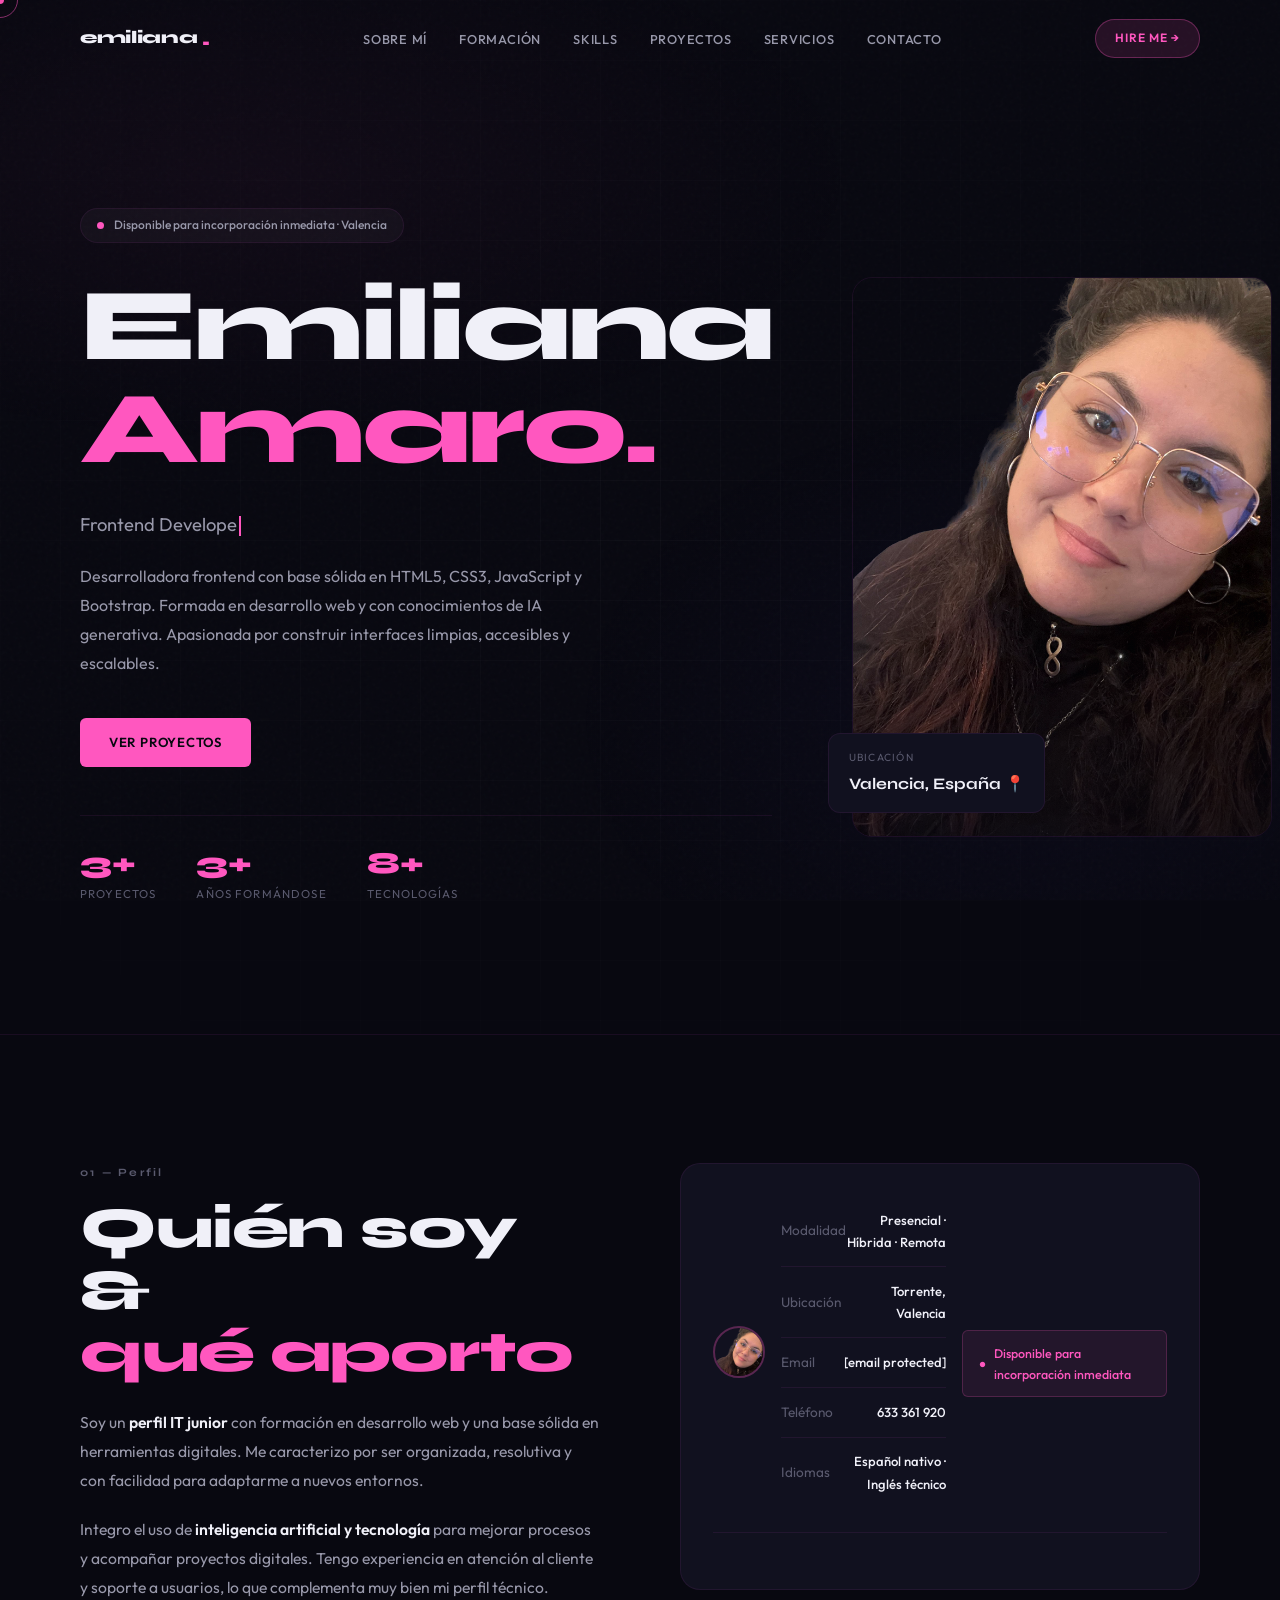
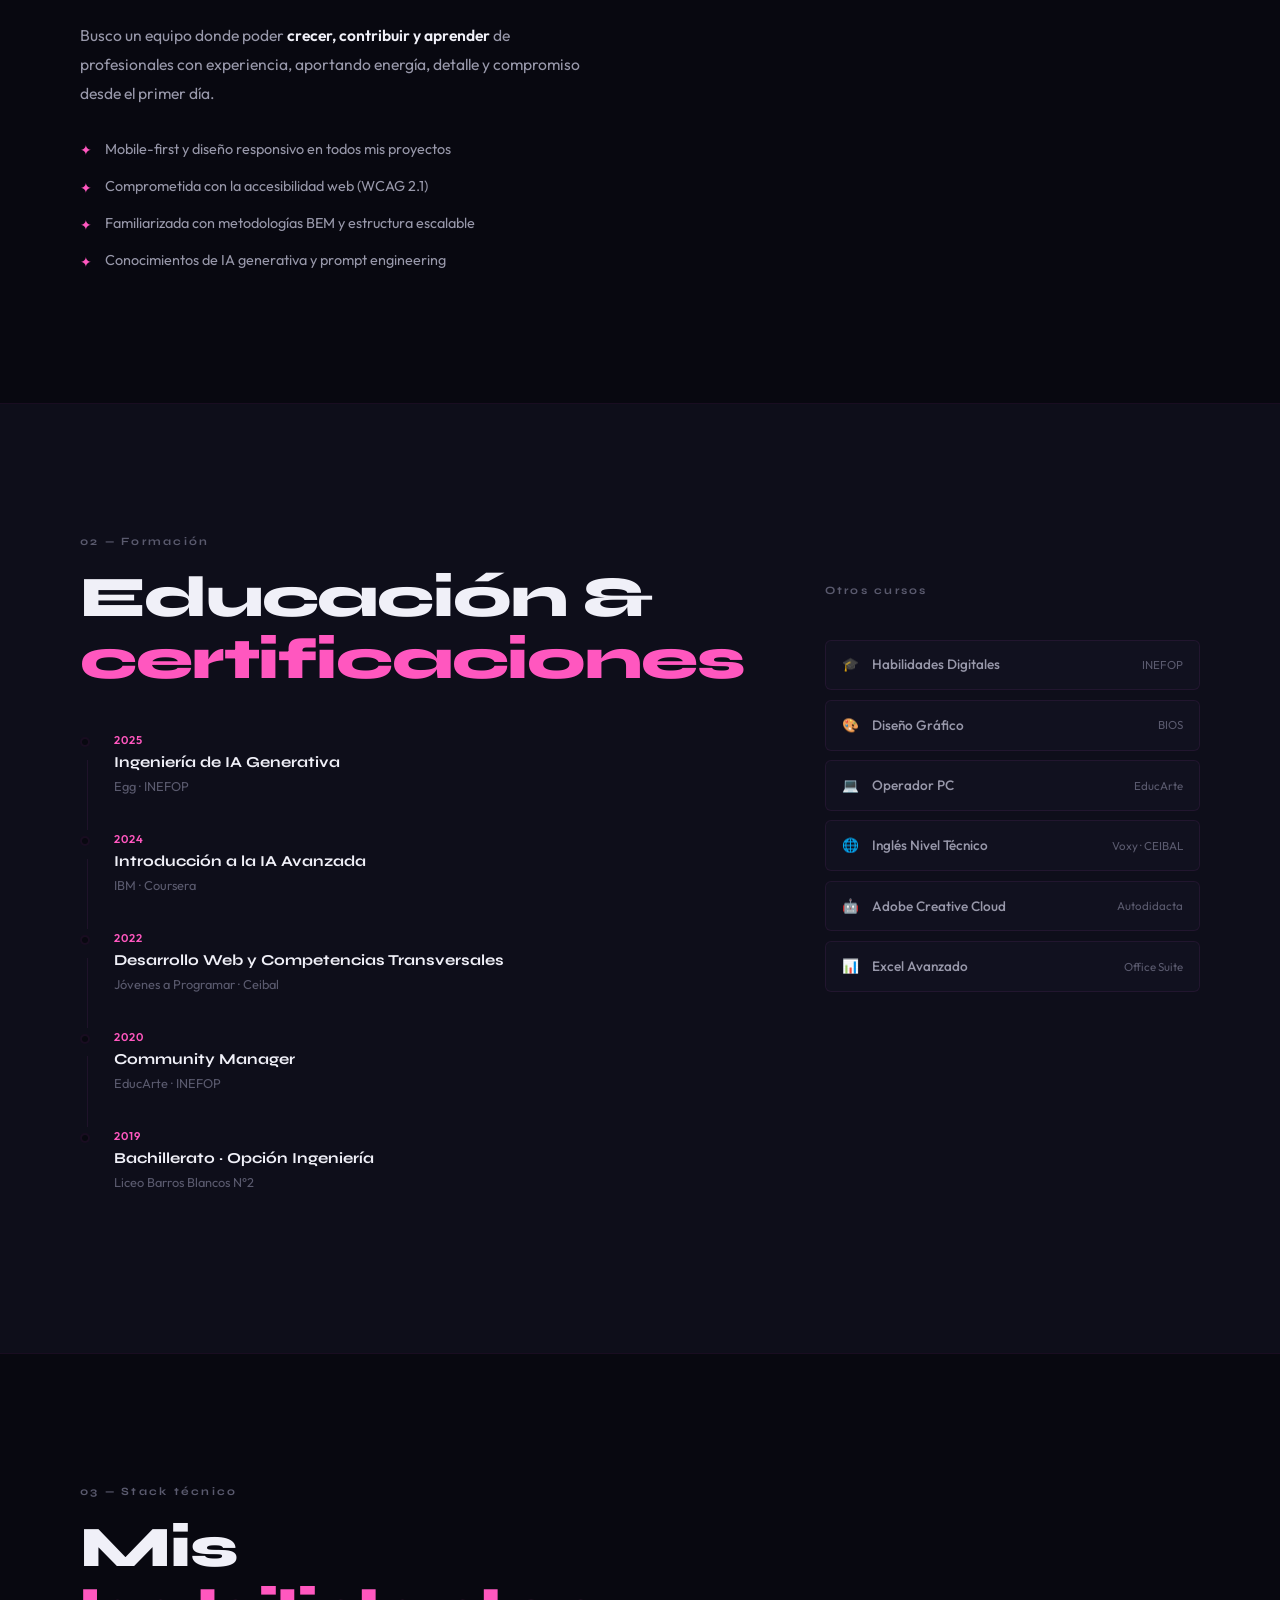
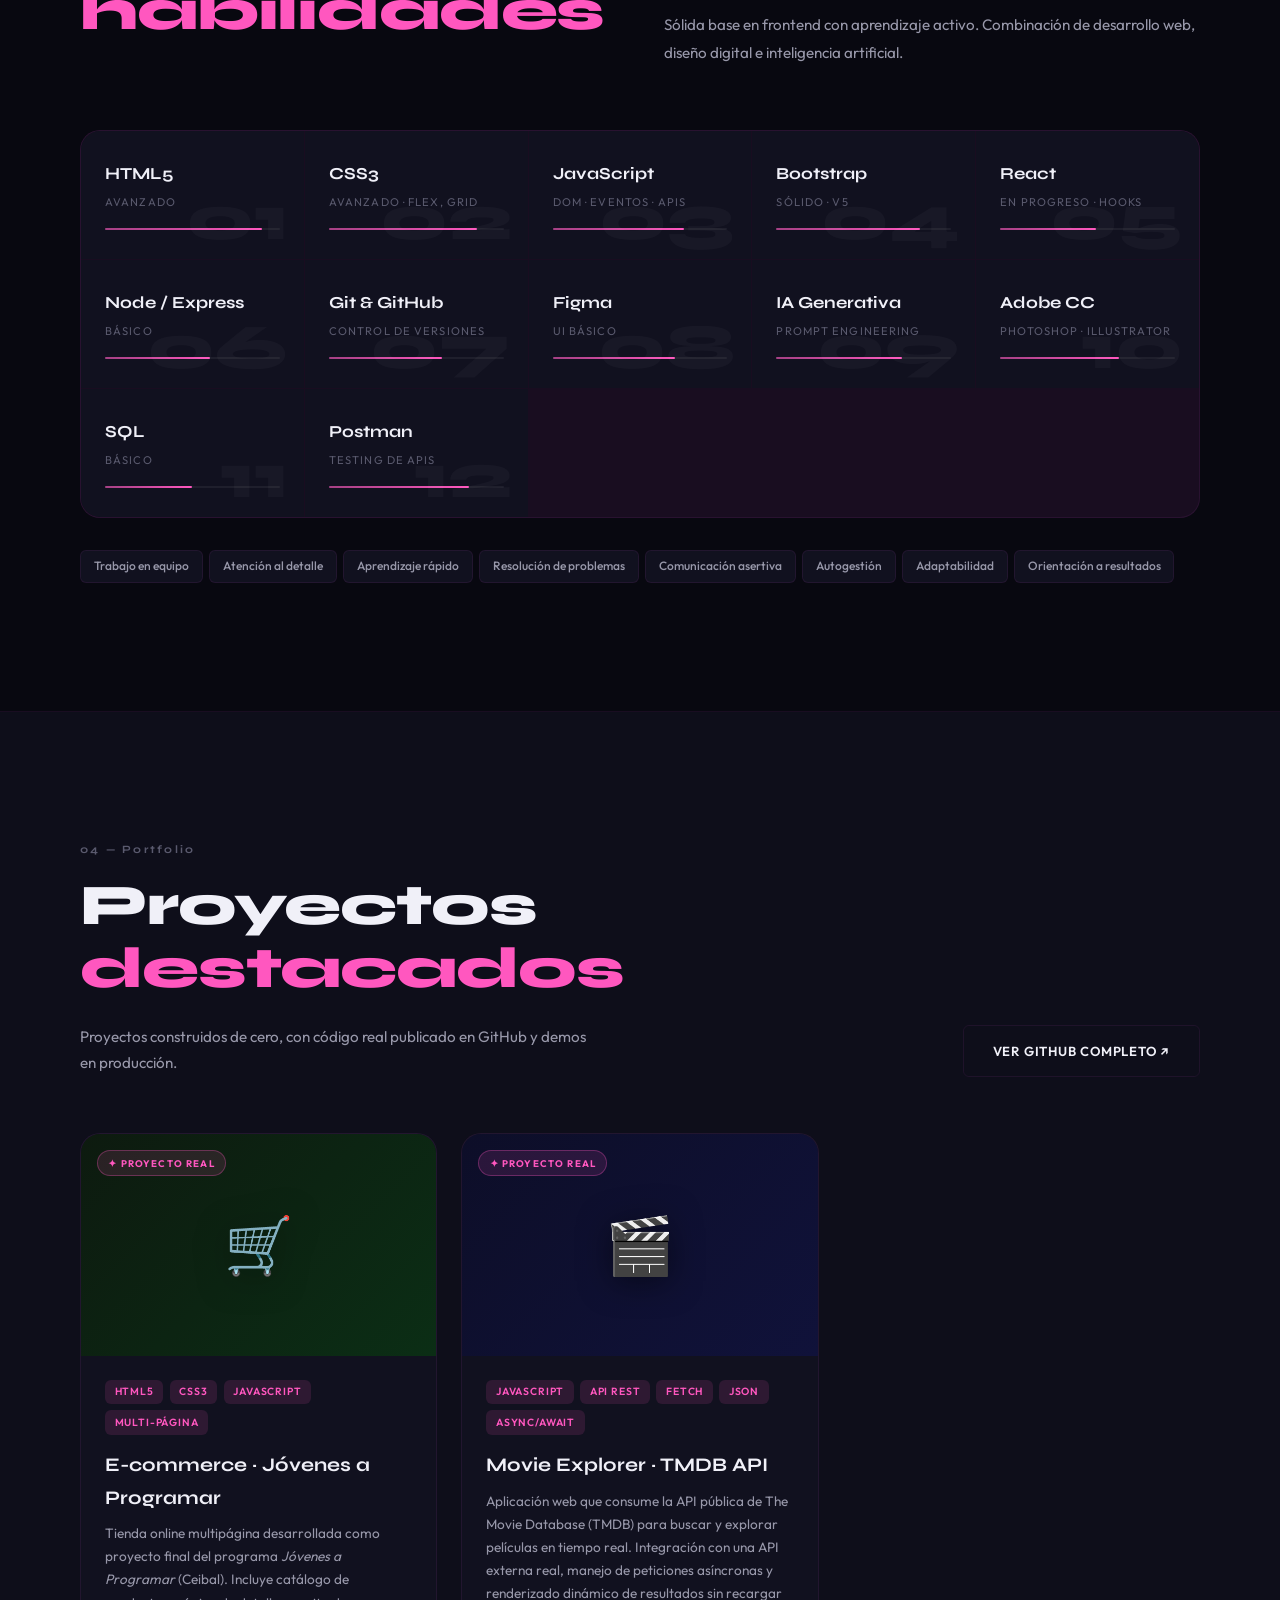
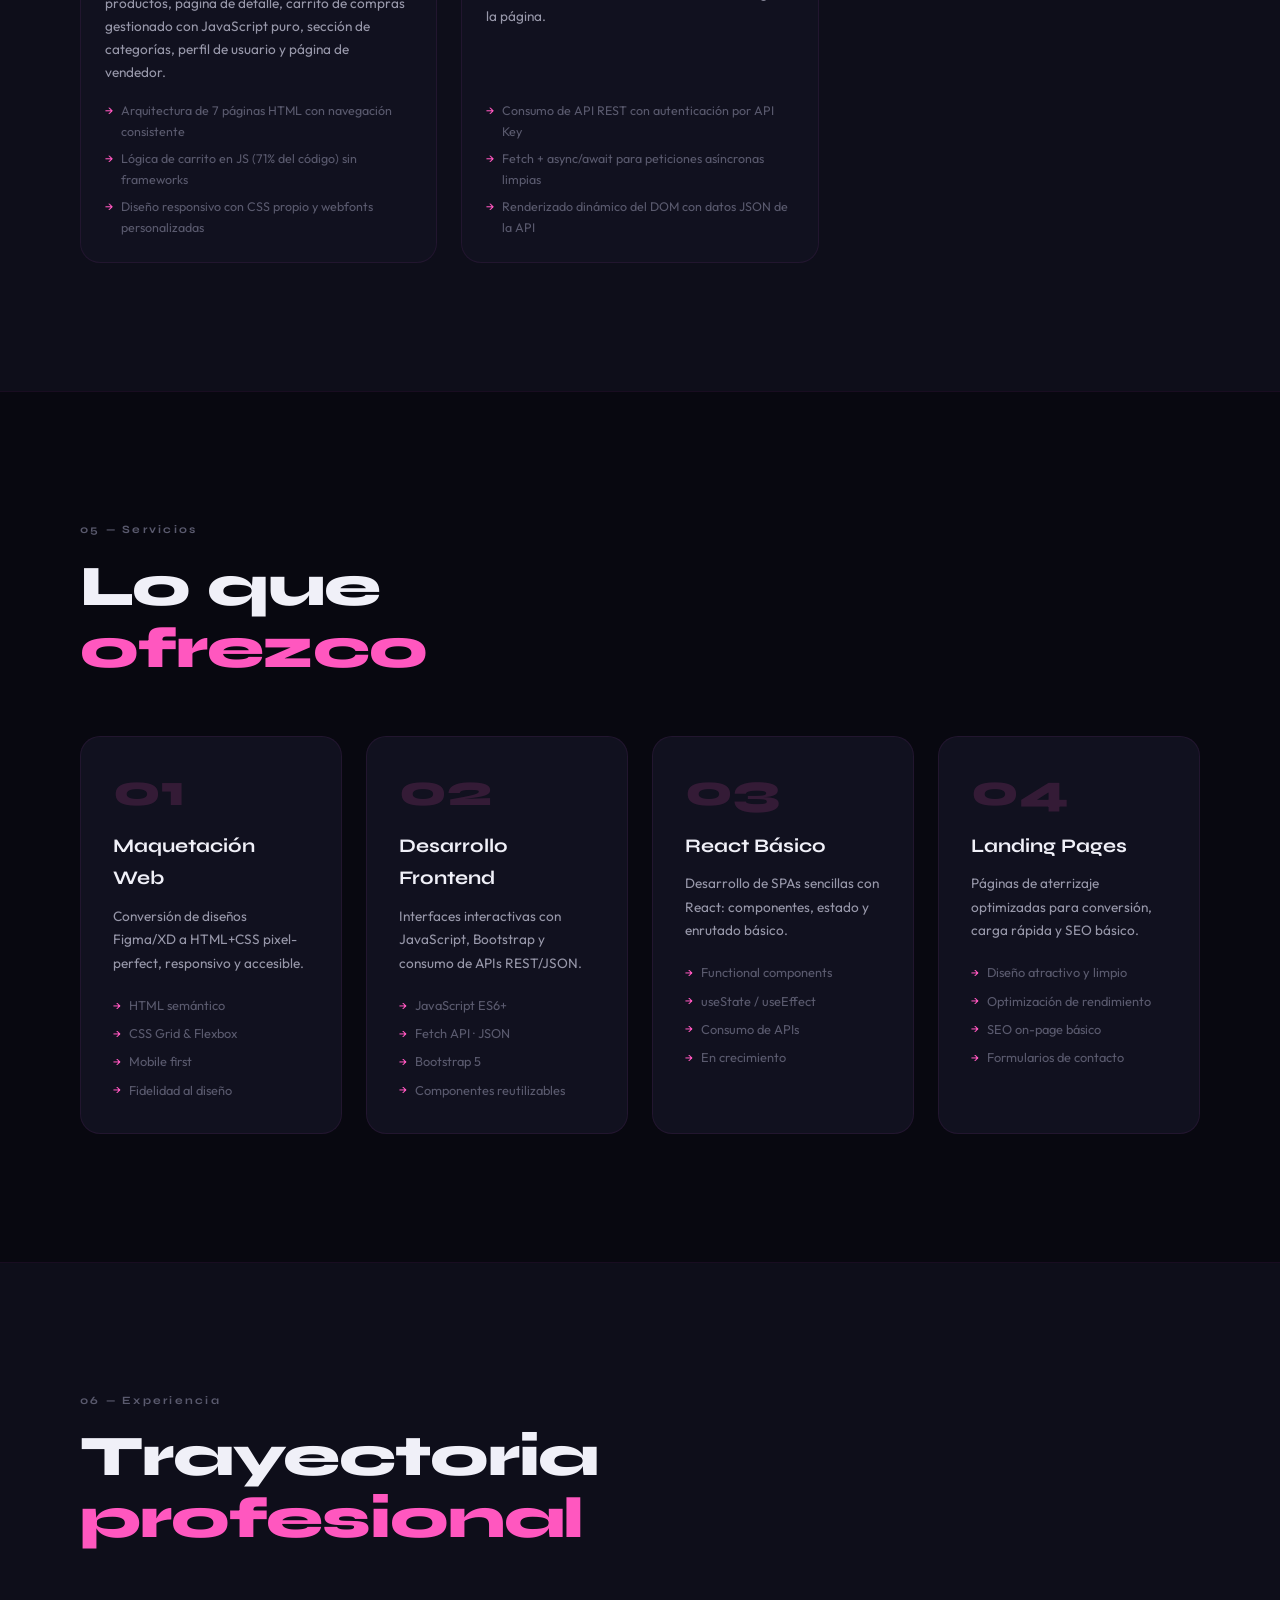
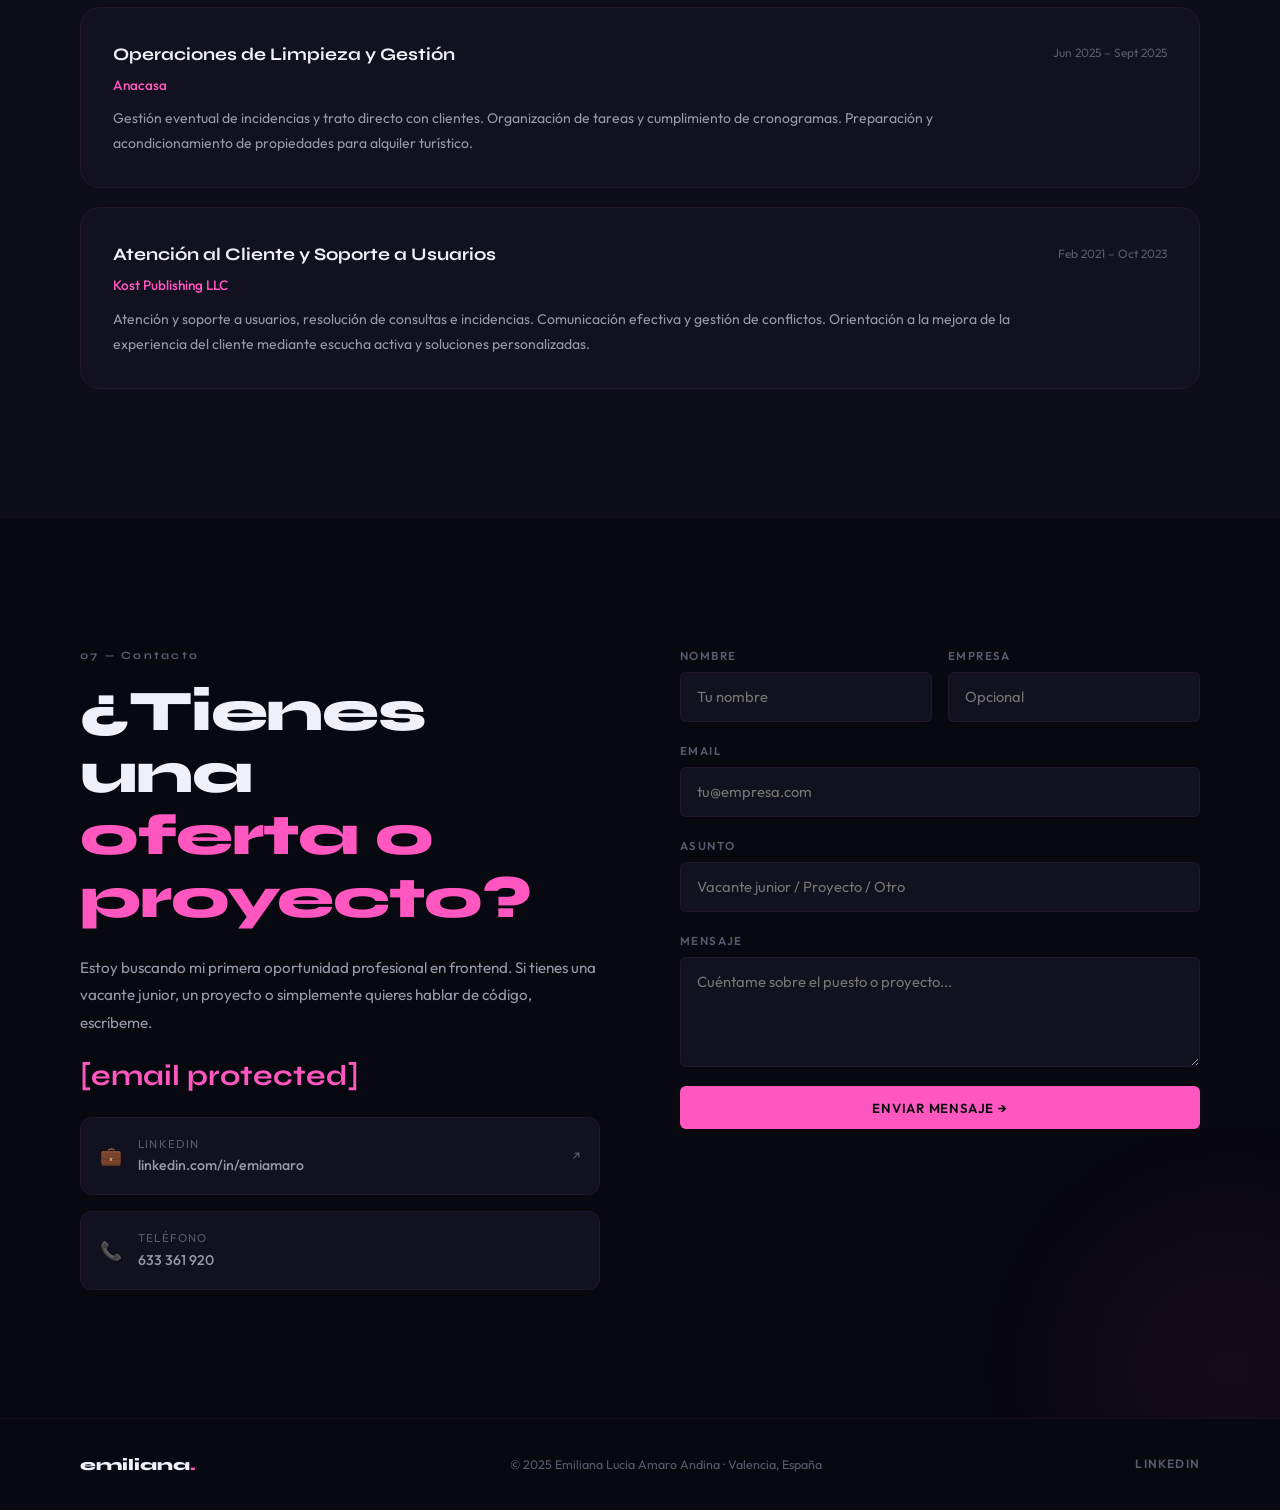
<file: portfolio/index.html>
<!DOCTYPE html>
<html lang="es">
<head>
<!-- ============================================================
       SEO & META
       ============================================================ -->
  <meta charset="UTF-8"/>
  <meta name="viewport" content="width=device-width, initial-scale=1.0"/>
  <meta name="description" content="Emiliana Amaro — Desarrolladora Frontend Junior en Valencia. HTML5, CSS3, JavaScript, React, Bootstrap. Disponible para incorporación inmediata."/>
  <meta name="keywords" content="desarrolladora frontend junior Valencia, HTML CSS JavaScript React, maquetación web, portfolio Emiliana Amaro"/>
  <meta name="author" content="Emiliana Amaro"/>
  <meta property="og:title" content="Emiliana Amaro · Frontend Developer"/>
  <meta property="og:description" content="Desarrolladora Frontend Junior. Valencia. Disponible."/>
  <meta property="og:type" content="website"/>
  <title>Emiliana Amaro · Frontend Developer</title>

  <!-- ============================================================
       FONTS — Syne (display geométrica) + Outfit (body moderna)
       ============================================================ -->
  <link rel="preconnect" href="https://fonts.googleapis.com"/>
  <link rel="preconnect" href="https://fonts.gstatic.com" crossorigin/>
  <link href="https://fonts.googleapis.com/css2?family=Syne:wght@400;600;700;800&family=Outfit:wght@300;400;500;600&display=swap" rel="stylesheet"/>

  <!-- Estilos externos -->
  <link rel="stylesheet" href="css/styles.css"/>
</head>
<body>

<!-- Cursor -->
<div id="cur-dot" aria-hidden="true"></div>
<div id="cur-ring" aria-hidden="true"></div>

<!-- ================================================================
     NAV
     ================================================================ -->
<header role="banner">
  <nav class="nav" id="nav" aria-label="Navegación principal">
    <div class="container nav__inner">
      <a href="#inicio" class="nav__logo" aria-label="Inicio">
        emiliana<span class="nav__logo-dot">.</span>
      </a>
      <ul class="nav__links" id="navLinks" role="list">
        <li><a href="#sobre-mi">Sobre mí</a></li>
        <li><a href="#formacion">Formación</a></li>
        <li><a href="#skills">Skills</a></li>
        <li><a href="#proyectos">Proyectos</a></li>
        <li><a href="#servicios">Servicios</a></li>
        <li><a href="#contacto">Contacto</a></li>
      </ul>
      <a href="/cdn-cgi/l/email-protection#77121a1e1b1e1619161a160518371f18031a161e1b5914181a" class="nav__cta" aria-label="Contactar por email">Hire me →</a>
      <button class="nav__burger" id="burger" aria-label="Abrir menú" aria-expanded="false" aria-controls="navLinks">
        <span></span><span></span><span></span>
      </button>
    </div>
  </nav>
</header>

<main>
<!-- ================================================================
     HERO
     ================================================================ -->
<section class="hero" id="inicio" aria-label="Presentación">
  <div class="hero__grid-lines" aria-hidden="true"></div>
  <div class="container hero__inner">

    <div class="hero__content">
      <div class="hero__available reveal">
        <span class="hero__available-dot" aria-hidden="true"></span>
        Disponible para incorporación inmediata · Valencia
      </div>

      <h1 class="hero__name reveal d1">
        Emiliana<br/>
        <span class="line2">Amaro.</span>
      </h1>

      <p class="hero__role reveal d2" id="heroRole" aria-label="Frontend Developer Junior · Maquetación · Interfaces web">
        <span id="roleText"></span><span class="hero__role-cursor" aria-hidden="true"></span>
      </p>

      <p class="hero__desc reveal d3">
        Desarrolladora frontend con base sólida en HTML5, CSS3, JavaScript y Bootstrap.
        Formada en desarrollo web y con conocimientos de IA generativa.
        Apasionada por construir interfaces limpias, accesibles y escalables.
      </p>

      <div class="hero__ctas reveal d4">
        <a href="#proyectos" class="btn btn--solid">Ver proyectos</a>

      </div>

      <div class="hero__stats reveal d5">
        <div>
          <span class="hero__stat-num">3+</span>
          <span class="hero__stat-label">Proyectos</span>
        </div>
        <div>
          <span class="hero__stat-num">3+</span>
          <span class="hero__stat-label">Años formándose</span>
        </div>
        <div>
          <span class="hero__stat-num">8+</span>
          <span class="hero__stat-label">Tecnologías</span>
        </div>
      </div>
    </div>

    <div class="hero__photo-wrap reveal d2">
      <div class="hero__photo-frame">
        <img src="assets/images/foto.png" alt="Emiliana Amaro" class="hero__photo">
      </div>
      <div class="hero__badge" aria-label="Ubicación: Valencia, España">
        <p class="hero__badge-label">Ubicación</p>
        <p class="hero__badge-val">Valencia, España 📍</p>
      </div>
    </div>

  </div>
</section>

<div class="divider"></div>

<!-- ================================================================
     SOBRE MÍ
     ================================================================ -->
<section class="about" id="sobre-mi" aria-labelledby="about-h">
  <div class="container about__inner">

    <div class="about__text">
      <span class="section-num reveal">01 — Perfil</span>
      <h2 class="section-title reveal d1" id="about-h">
        Quién soy &<br/><span class="accent">qué aporto</span>
      </h2>
      <p class="reveal d2">
        Soy un <strong>perfil IT junior</strong> con formación en desarrollo web y una base sólida en herramientas digitales.
        Me caracterizo por ser organizada, resolutiva y con facilidad para adaptarme a nuevos entornos.
      </p>
      <p class="reveal d2">
        Integro el uso de <strong>inteligencia artificial y tecnología</strong> para mejorar procesos y acompañar proyectos digitales.
        Tengo experiencia en atención al cliente y soporte a usuarios, lo que complementa muy bien mi perfil técnico.
      </p>
      <p class="reveal d2">
        Busco un equipo donde poder <strong>crecer, contribuir y aprender</strong> de profesionales con experiencia,
        aportando energía, detalle y compromiso desde el primer día.
      </p>
      <div class="about__points reveal d3">
        <div class="about__point"><em class="about__point-icon">✦</em> Mobile-first y diseño responsivo en todos mis proyectos</div>
        <div class="about__point"><em class="about__point-icon">✦</em> Comprometida con la accesibilidad web (WCAG 2.1)</div>
        <div class="about__point"><em class="about__point-icon">✦</em> Familiarizada con metodologías BEM y estructura escalable</div>
        <div class="about__point"><em class="about__point-icon">✦</em> Conocimientos de IA generativa y prompt engineering</div>
      </div>
    </div>

    <div class="reveal d2">
      <div class="about__card">
        <div class="about__card-top">
          <div class="about__card-avatar">
            <img src="assets/images/foto.png" alt="Foto de Emiliana Amaro" class="about__card-img">
          <div>
            <p class="about__card-name">Emiliana Amaro</p>
            <p class="about__card-sub">Frontend Developer Junior</p>
          </div>
        </div>
        <div class="about__card-rows">
          <div class="about__card-row">
            <span class="about__card-row-label">Modalidad</span>
            <span class="about__card-row-val">Presencial · Híbrida · Remota</span>
          </div>
          <div class="about__card-row">
            <span class="about__card-row-label">Ubicación</span>
            <span class="about__card-row-val">Torrente, Valencia</span>
          </div>
          <div class="about__card-row">
            <span class="about__card-row-label">Email</span>
            <span class="about__card-row-val"><a href="/cdn-cgi/l/email-protection" class="__cf_email__" data-cfemail="91f4fcf8fdf8f0fff0fcf0e3fed1f9fee5fcf0f8fdbff2fefc">[email&#160;protected]</a></span>
          </div>
          <div class="about__card-row">
            <span class="about__card-row-label">Teléfono</span>
            <span class="about__card-row-val">633 361 920</span>
          </div>
          <div class="about__card-row">
            <span class="about__card-row-label">Idiomas</span>
            <span class="about__card-row-val">Español nativo · Inglés técnico</span>
          </div>
        </div>
        <div class="about__card-badge">
          <span aria-hidden="true">●</span> Disponible para incorporación inmediata
        </div>
      </div>
    </div>

  </div>
</section>

<div class="divider"></div>

<!-- ================================================================
     FORMACIÓN
     ================================================================ -->
<section class="edu" id="formacion" aria-labelledby="edu-h">
  <div class="container edu__inner">

    <div>
      <span class="section-num reveal">02 — Formación</span>
      <h2 class="section-title reveal d1" id="edu-h">
        Educación &<br/><span class="accent">certificaciones</span>
      </h2>

      <div class="timeline">
        <div class="tl-item reveal d1">
          <div class="tl-dot" aria-hidden="true"></div>
          <div>
            <p class="tl-year">2025</p>
            <p class="tl-title">Ingeniería de IA Generativa</p>
            <p class="tl-org">Egg · INEFOP</p>
          </div>
        </div>
        <div class="tl-item reveal d2">
          <div class="tl-dot" aria-hidden="true"></div>
          <div>
            <p class="tl-year">2024</p>
            <p class="tl-title">Introducción a la IA Avanzada</p>
            <p class="tl-org">IBM · Coursera</p>
          </div>
        </div>
        <div class="tl-item reveal d3">
          <div class="tl-dot" aria-hidden="true"></div>
          <div>
            <p class="tl-year">2022</p>
            <p class="tl-title">Desarrollo Web y Competencias Transversales</p>
            <p class="tl-org">Jóvenes a Programar · Ceibal</p>
          </div>
        </div>
        <div class="tl-item reveal d4">
          <div class="tl-dot" aria-hidden="true"></div>
          <div>
            <p class="tl-year">2020</p>
            <p class="tl-title">Community Manager</p>
            <p class="tl-org">EducArte · INEFOP</p>
          </div>
        </div>
        <div class="tl-item reveal d5">
          <div class="tl-dot" aria-hidden="true"></div>
          <div>
            <p class="tl-year">2019</p>
            <p class="tl-title">Bachillerato · Opción Ingeniería</p>
            <p class="tl-org">Liceo Barros Blancos N°2</p>
          </div>
        </div>
      </div>
    </div>

    <div>
      <p class="section-num reveal" style="margin-top: calc(3rem + 1px);">Otros cursos</p>
      <div class="certs-grid">
        <div class="cert-item reveal d1">
          <em class="cert-icon">🎓</em>
          <span class="cert-name">Habilidades Digitales</span>
          <span class="cert-from">INEFOP</span>
        </div>
        <div class="cert-item reveal d2">
          <em class="cert-icon">🎨</em>
          <span class="cert-name">Diseño Gráfico</span>
          <span class="cert-from">BIOS</span>
        </div>
        <div class="cert-item reveal d3">
          <em class="cert-icon">💻</em>
          <span class="cert-name">Operador PC</span>
          <span class="cert-from">EducArte</span>
        </div>
        <div class="cert-item reveal d4">
          <em class="cert-icon">🌐</em>
          <span class="cert-name">Inglés Nivel Técnico</span>
          <span class="cert-from">Voxy · CEIBAL</span>
        </div>
        <div class="cert-item reveal d5">
          <em class="cert-icon">🤖</em>
          <span class="cert-name">Adobe Creative Cloud</span>
          <span class="cert-from">Autodidacta</span>
        </div>
        <div class="cert-item reveal">
          <em class="cert-icon">📊</em>
          <span class="cert-name">Excel Avanzado</span>
          <span class="cert-from">Office Suite</span>
        </div>
      </div>
    </div>

  </div>
</section>

<div class="divider"></div>

<!-- ================================================================
     SKILLS
     ================================================================ -->
<section class="skills" id="skills" aria-labelledby="skills-h">
  <div class="container">
    <div class="skills__intro">
      <div>
        <span class="section-num reveal">03 — Stack técnico</span>
        <h2 class="section-title reveal d1" id="skills-h">
          Mis<br/><span class="accent">habilidades</span>
        </h2>
      </div>
      <p class="reveal d2" style="align-self:end;">
        Sólida base en frontend con aprendizaje activo. Combinación de desarrollo web,
        diseño digital e inteligencia artificial.
      </p>
    </div>

    <div class="skills__grid reveal" role="list" aria-label="Habilidades técnicas">
      <article class="sk-card" data-level="90" data-idx="01" role="listitem">
        <p class="sk-name">HTML5</p>
        <p class="sk-level">Avanzado</p>
        <div class="sk-bar" aria-label="Nivel: 90%"><div class="sk-fill"></div></div>
      </article>
      <article class="sk-card" data-level="85" data-idx="02" role="listitem">
        <p class="sk-name">CSS3</p>
        <p class="sk-level">Avanzado · Flex, Grid</p>
        <div class="sk-bar" aria-label="Nivel: 85%"><div class="sk-fill"></div></div>
      </article>
      <article class="sk-card" data-level="75" data-idx="03" role="listitem">
        <p class="sk-name">JavaScript</p>
        <p class="sk-level">DOM · Eventos · APIs</p>
        <div class="sk-bar" aria-label="Nivel: 75%"><div class="sk-fill"></div></div>
      </article>
      <article class="sk-card" data-level="82" data-idx="04" role="listitem">
        <p class="sk-name">Bootstrap</p>
        <p class="sk-level">Sólido · v5</p>
        <div class="sk-bar" aria-label="Nivel: 82%"><div class="sk-fill"></div></div>
      </article>
      <article class="sk-card" data-level="55" data-idx="05" role="listitem">
        <p class="sk-name">React</p>
        <p class="sk-level">En progreso · Hooks</p>
        <div class="sk-bar" aria-label="Nivel: 55%"><div class="sk-fill"></div></div>
      </article>
      <article class="sk-card" data-level="60" data-idx="06" role="listitem">
        <p class="sk-name">Node / Express</p>
        <p class="sk-level">Básico</p>
        <div class="sk-bar" aria-label="Nivel: 60%"><div class="sk-fill"></div></div>
      </article>
      <article class="sk-card" data-level="65" data-idx="07" role="listitem">
        <p class="sk-name">Git & GitHub</p>
        <p class="sk-level">Control de versiones</p>
        <div class="sk-bar" aria-label="Nivel: 65%"><div class="sk-fill"></div></div>
      </article>
      <article class="sk-card" data-level="70" data-idx="08" role="listitem">
        <p class="sk-name">Figma</p>
        <p class="sk-level">UI básico</p>
        <div class="sk-bar" aria-label="Nivel: 70%"><div class="sk-fill"></div></div>
      </article>
      <article class="sk-card" data-level="72" data-idx="09" role="listitem">
        <p class="sk-name">IA Generativa</p>
        <p class="sk-level">Prompt Engineering</p>
        <div class="sk-bar" aria-label="Nivel: 72%"><div class="sk-fill"></div></div>
      </article>
      <article class="sk-card" data-level="68" data-idx="10" role="listitem">
        <p class="sk-name">Adobe CC</p>
        <p class="sk-level">Photoshop · Illustrator</p>
        <div class="sk-bar" aria-label="Nivel: 68%"><div class="sk-fill"></div></div>
      </article>
      <article class="sk-card" data-level="50" data-idx="11" role="listitem">
        <p class="sk-name">SQL</p>
        <p class="sk-level">Básico</p>
        <div class="sk-bar" aria-label="Nivel: 50%"><div class="sk-fill"></div></div>
      </article>
      <article class="sk-card" data-level="80" data-idx="12" role="listitem">
        <p class="sk-name">Postman</p>
        <p class="sk-level">Testing de APIs</p>
        <div class="sk-bar" aria-label="Nivel: 80%"><div class="sk-fill"></div></div>
      </article>
    </div>

    <div class="sk-tags reveal" aria-label="Soft skills" style="margin-top: 2rem;">
      <span class="sk-tag">Trabajo en equipo</span>
      <span class="sk-tag">Atención al detalle</span>
      <span class="sk-tag">Aprendizaje rápido</span>
      <span class="sk-tag">Resolución de problemas</span>
      <span class="sk-tag">Comunicación asertiva</span>
      <span class="sk-tag">Autogestión</span>
      <span class="sk-tag">Adaptabilidad</span>
      <span class="sk-tag">Orientación a resultados</span>
    </div>
  </div>
</section>

<div class="divider"></div>

<!-- ================================================================
     PROYECTOS
     ================================================================ -->
<section class="projects" id="proyectos" aria-labelledby="proj-h">
  <div class="container">
    <span class="section-num reveal">04 — Portfolio</span>
    <h2 class="section-title reveal d1" id="proj-h">
      Proyectos<br/><span class="accent">destacados</span>
    </h2>

    <!-- Intro frase y enlace a GitHub global -->
    <div style="display:flex;justify-content:space-between;align-items:flex-end;flex-wrap:wrap;gap:1rem;margin-bottom:3.5rem;">
      <p style="font-size:0.95rem;color:var(--c-text-2);max-width:52ch;line-height:1.75;" class="reveal d1">
        Proyectos construidos de cero, con código real publicado en GitHub y demos en producción.
      </p>
      <a href="https://github.com/emilianamaro" target="_blank" rel="noopener noreferrer"
         class="btn btn--ghost reveal d2" style="white-space:nowrap;">
        Ver GitHub completo ↗
      </a>
    </div>

    <div class="projects__grid">

      <!-- ── PROYECTO 1: E-commerce ────────────────────────────── -->
      <article class="proj-card reveal d1">
        <div class="proj-thumb" style="background:linear-gradient(135deg,#0D1A0F,#0B2E15);">
          <span class="proj-thumb-emoji" aria-hidden="true">🛒</span>
          <span class="proj-badge">✦ Proyecto real</span>
          <div class="proj-overlay">
            <a href="https://emilianamaro.github.io/ecommerce_proyectoJaP/"
               target="_blank" rel="noopener noreferrer"
               class="proj-link proj-link--demo" aria-label="Demo del e-commerce">Demo live ↗</a>
            <a href="https://github.com/emilianamaro/ecommerce_proyectoJaP"
               target="_blank" rel="noopener noreferrer"
               class="proj-link proj-link--gh" aria-label="Repositorio GitHub del e-commerce">GitHub</a>
          </div>
        </div>
        <div class="proj-body">
          <ul class="proj-tags" aria-label="Stack tecnológico">
            <li class="proj-tag">HTML5</li>
            <li class="proj-tag">CSS3</li>
            <li class="proj-tag">JavaScript</li>
            <li class="proj-tag">Multi-página</li>
          </ul>
          <h3 class="proj-title">E-commerce · Jóvenes a Programar</h3>
          <p class="proj-desc">
            Tienda online multipágina desarrollada como proyecto final del programa
            <em>Jóvenes a Programar</em> (Ceibal). Incluye catálogo de productos,
            página de detalle, carrito de compras gestionado con JavaScript puro,
            sección de categorías, perfil de usuario y página de vendedor.
          </p>
          <!-- Qué hice / logros -->
          <ul class="proj-achievements" aria-label="Lo que desarrollé">
            <li><span class="arrow">→</span>Arquitectura de 7 páginas HTML con navegación consistente</li>
            <li><span class="arrow">→</span>Lógica de carrito en JS (71% del código) sin frameworks</li>
            <li><span class="arrow">→</span>Diseño responsivo con CSS propio y webfonts personalizadas</li>
          </ul>
        </div>
      </article>

      <!-- ── PROYECTO 2: Buscador de películas ─────────────────── -->
      <article class="proj-card reveal d2">
        <div class="proj-thumb" style="background:linear-gradient(135deg,#0D0E28,#10123A);">
          <span class="proj-thumb-emoji" aria-hidden="true">🎬</span>
          <span class="proj-badge">✦ Proyecto real</span>
          <div class="proj-overlay">
            <a href="https://emilianamaro.github.io/TheMovieDB/"
               target="_blank" rel="noopener noreferrer"
               class="proj-link proj-link--demo" aria-label="Demo del buscador de películas">Demo live ↗</a>
            <a href="https://github.com/emilianamaro/TheMovieDB"
               target="_blank" rel="noopener noreferrer"
               class="proj-link proj-link--gh" aria-label="Repositorio GitHub TheMovieDB">GitHub</a>
          </div>
        </div>
        <div class="proj-body">
          <ul class="proj-tags" aria-label="Stack tecnológico">
            <li class="proj-tag">JavaScript</li>
            <li class="proj-tag">API REST</li>
            <li class="proj-tag">Fetch</li>
            <li class="proj-tag">JSON</li>
            <li class="proj-tag">Async/Await</li>
          </ul>
          <h3 class="proj-title">Movie Explorer · TMDB API</h3>
          <p class="proj-desc">
            Aplicación web que consume la API pública de The Movie Database (TMDB)
            para buscar y explorar películas en tiempo real. Integración con una API
            externa real, manejo de peticiones asíncronas y renderizado dinámico
            de resultados sin recargar la página.
          </p>
          <ul class="proj-achievements" aria-label="Lo que desarrollé">
            <li><span class="arrow">→</span>Consumo de API REST con autenticación por API Key</li>
            <li><span class="arrow">→</span>Fetch + async/await para peticiones asíncronas limpias</li>
            <li><span class="arrow">→</span>Renderizado dinámico del DOM con datos JSON de la API</li>
          </ul>
        </div>
      </article>

    </div>
  </div>
</section>

<div class="divider"></div>

<!-- ================================================================
     SERVICIOS
     ================================================================ -->
<section class="services" id="servicios" aria-labelledby="svc-h">
  <div class="container">
    <span class="section-num reveal">05 — Servicios</span>
    <h2 class="section-title reveal d1" id="svc-h">
      Lo que<br/><span class="accent">ofrezco</span>
    </h2>
    <div class="services__grid">

      <article class="svc-card reveal d1">
        <div class="svc-card__glow" aria-hidden="true"></div>
        <p class="svc-num" aria-hidden="true">01</p>
        <h3 class="svc-title">Maquetación Web</h3>
        <p class="svc-desc">Conversión de diseños Figma/XD a HTML+CSS pixel-perfect, responsivo y accesible.</p>
        <ul class="svc-list"><li>HTML semántico</li><li>CSS Grid & Flexbox</li><li>Mobile first</li><li>Fidelidad al diseño</li></ul>
      </article>

      <article class="svc-card reveal d2">
        <div class="svc-card__glow" aria-hidden="true"></div>
        <p class="svc-num" aria-hidden="true">02</p>
        <h3 class="svc-title">Desarrollo Frontend</h3>
        <p class="svc-desc">Interfaces interactivas con JavaScript, Bootstrap y consumo de APIs REST/JSON.</p>
        <ul class="svc-list"><li>JavaScript ES6+</li><li>Fetch API · JSON</li><li>Bootstrap 5</li><li>Componentes reutilizables</li></ul>
      </article>

      <article class="svc-card reveal d3">
        <div class="svc-card__glow" aria-hidden="true"></div>
        <p class="svc-num" aria-hidden="true">03</p>
        <h3 class="svc-title">React Básico</h3>
        <p class="svc-desc">Desarrollo de SPAs sencillas con React: componentes, estado y enrutado básico.</p>
        <ul class="svc-list"><li>Functional components</li><li>useState / useEffect</li><li>Consumo de APIs</li><li>En crecimiento</li></ul>
      </article>

      <article class="svc-card reveal d4">
        <div class="svc-card__glow" aria-hidden="true"></div>
        <p class="svc-num" aria-hidden="true">04</p>
        <h3 class="svc-title">Landing Pages</h3>
        <p class="svc-desc">Páginas de aterrizaje optimizadas para conversión, carga rápida y SEO básico.</p>
        <ul class="svc-list"><li>Diseño atractivo y limpio</li><li>Optimización de rendimiento</li><li>SEO on-page básico</li><li>Formularios de contacto</li></ul>
      </article>

    </div>
  </div>
</section>

<div class="divider"></div>

<!-- ================================================================
     EXPERIENCIA
     ================================================================ -->
<section class="exp" id="experiencia" aria-labelledby="exp-h">
  <div class="container">
    <span class="section-num reveal">06 — Experiencia</span>
    <h2 class="section-title reveal d1" id="exp-h">
      Trayectoria<br/><span class="accent">profesional</span>
    </h2>
    <div class="exp__grid">
      <div class="exp-card reveal d1">
        <div>
          <p class="exp-role">Operaciones de Limpieza y Gestión</p>
          <p class="exp-company">Anacasa</p>
          <p class="exp-desc">Gestión eventual de incidencias y trato directo con clientes. Organización de tareas y cumplimiento de cronogramas. Preparación y acondicionamiento de propiedades para alquiler turístico.</p>
        </div>
        <p class="exp-period">Jun 2025 – Sept 2025</p>
      </div>
      <div class="exp-card reveal d2">
        <div>
          <p class="exp-role">Atención al Cliente y Soporte a Usuarios</p>
          <p class="exp-company">Kost Publishing LLC</p>
          <p class="exp-desc">Atención y soporte a usuarios, resolución de consultas e incidencias. Comunicación efectiva y gestión de conflictos. Orientación a la mejora de la experiencia del cliente mediante escucha activa y soluciones personalizadas.</p>
        </div>
        <p class="exp-period">Feb 2021 – Oct 2023</p>
      </div>
    </div>
  </div>
</section>

<div class="divider"></div>

<!-- ================================================================
     CONTACTO
     ================================================================ -->
<section class="contact" id="contacto" aria-labelledby="contact-h">
  <div class="container contact__inner">

    <div>
      <span class="section-num reveal">07 — Contacto</span>
      <h2 class="section-title reveal d1" id="contact-h">
        ¿Tienes una<br/><span class="accent">oferta o proyecto?</span>
      </h2>
      <p class="reveal d2" style="color:var(--c-text-2);font-size:0.95rem;line-height:1.8;margin-bottom:1rem;">
        Estoy buscando mi primera oportunidad profesional en frontend.
        Si tienes una vacante junior, un proyecto o simplemente quieres hablar de código, escríbeme.
      </p>
      <a href="/cdn-cgi/l/email-protection#f89d9591949199969995998a97b890978c95999194d69b9795" class="contact__email-big reveal d2" aria-label="Enviar email">
        <span class="__cf_email__" data-cfemail="e98c8480858088878884889b86a981869d84888085c78a8684">[email&#160;protected]</span>
      </a>
      <div class="contact__links reveal d3">
        <a href="https://www.linkedin.com/in/emiamaro" target="_blank" rel="noopener noreferrer" class="contact__link" aria-label="LinkedIn de Emiliana Amaro (abre en nueva pestaña)">
          <em class="contact__link-icon">💼</em>
          <div>
            <span class="contact__link-label">LinkedIn</span>
            <span class="contact__link-val">linkedin.com/in/emiamaro</span>
          </div>
          <span class="contact__link-arrow" aria-hidden="true">↗</span>
        </a>
        <div class="contact__link" style="cursor:default;">
          <em class="contact__link-icon">📞</em>
          <div>
            <span class="contact__link-label">Teléfono</span>
            <span class="contact__link-val">633 361 920</span>
          </div>
        </div>
      </div>
    </div>

    <form class="contact__form reveal d2" id="cform" novalidate aria-label="Formulario de contacto">
      <div class="form-row">
        <div class="fg">
          <label for="c-name">Nombre</label>
          <input type="text" id="c-name" name="nombre" placeholder="Tu nombre" autocomplete="name" required/>
        </div>
        <div class="fg">
          <label for="c-company">Empresa</label>
          <input type="text" id="c-company" name="empresa" placeholder="Opcional" autocomplete="organization"/>
        </div>
      </div>
      <div class="fg">
        <label for="c-email">Email</label>
        <input type="email" id="c-email" name="email" placeholder="tu@empresa.com" autocomplete="email" required/>
      </div>
      <div class="fg">
        <label for="c-subject">Asunto</label>
        <input type="text" id="c-subject" name="asunto" placeholder="Vacante junior / Proyecto / Otro" required/>
      </div>
      <div class="fg">
        <label for="c-msg">Mensaje</label>
        <textarea id="c-msg" name="mensaje" placeholder="Cuéntame sobre el puesto o proyecto..." required></textarea>
      </div>
      <div class="form-msg" id="fmsg" role="alert" aria-live="polite"></div>
      <button type="submit" class="btn btn--solid" style="width:100%;justify-content:center;">Enviar mensaje →</button>
    </form>

  </div>
</section>
</main>

<!-- ================================================================
     FOOTER
     ================================================================ -->
<footer class="footer" role="contentinfo">
  <div class="container footer__inner">
    <span class="footer__logo">emiliana<span>.</span></span>
    <p class="footer__text">© 2025 Emiliana Lucia Amaro Andina · Valencia, España</p>
    <nav class="footer__socials" aria-label="Redes sociales">
      <a href="https://www.linkedin.com/in/emiamaro" class="footer__social" target="_blank" rel="noopener noreferrer">LinkedIn</a>
    </nav>
  </div>
</footer>

<button id="btt" aria-label="Volver al inicio">↑</button>

  <!-- JavaScript -->
  <script src="js/main.js"></script>
</body>
</html>
</file>
<file: portfolio/css/styles.css>
/* ============================================================
       DESIGN TOKENS
       — Dark startup tech: casi-negro + acento rosa
       ============================================================ */
    :root {
      --c-bg:          #080810;
      --c-bg-2:        #0E0E1A;
      --c-bg-card:     #11111F;
      --c-bg-card-h:   #161628;
      --c-border:      rgba(255,87,255,0.07);
      --c-border-h:    rgba(255,87,191,0.3);

      --c-accent:      rgb(255, 87, 191);      
      --c-accent-dim:  rgba(255,87,191,0.12);
      --c-accent-glow: rgba(255,87,191,0.25);

      --c-text:        #F0F0F8;
      --c-text-2:      #9898AA;
      --c-text-3:      #5A5A6E;

      --c-white:       #FFFFFF;

      /* Tipografías */
      --ff-display: 'Syne', sans-serif;
      --ff-body:    'Outfit', sans-serif;

      /* Radios */
      --r-sm:  6px;
      --r-md:  12px;
      --r-lg:  20px;

      /* Transiciones */
      --ease: cubic-bezier(0.4, 0, 0.2, 1);
      --t-fast: 0.2s;
      --t-med:  0.45s;
      --t-slow: 0.7s;

      /* Espaciado secciones */
      --section-pad: clamp(5rem, 10vw, 9rem);
    }

    /* ============================================================
       RESET & BASE
       ============================================================ */
    *, *::before, *::after { box-sizing: border-box; margin: 0; padding: 0; }
    html { scroll-behavior: smooth; font-size: 16px; }
    body {
      font-family: var(--ff-body);
      background: var(--c-bg);
      color: var(--c-text);
      line-height: 1.7;
      overflow-x: hidden;
      -webkit-font-smoothing: antialiased;
    }
    img   { max-width: 100%; display: block; }
    a     { color: inherit; text-decoration: none; }
    ul    { list-style: none; }
    button { font-family: var(--ff-body); }

    /* ============================================================
       FONDO — ruido + gradiente mesh sutil
       ============================================================ */
    body::before {
      content: '';
      position: fixed;
      inset: 0;
      background:
        radial-gradient(ellipse 80% 50% at 20% 20%, rgba(255,87,191,0.04) 0%, transparent 60%),
        radial-gradient(ellipse 60% 60% at 80% 80%, rgba(100,80,255,0.04) 0%, transparent 60%);
      pointer-events: none;
      z-index: 0;
    }

    /* Textura de grano */
    body::after {
      content: '';
      position: fixed;
      inset: 0;
      background-image: url("data:image/svg+xml,%3Csvg viewBox='0 0 256 256' xmlns='http://www.w3.org/2000/svg'%3E%3Cfilter id='noise'%3E%3CfeTurbulence type='fractalNoise' baseFrequency='0.9' numOctaves='4' stitchTiles='stitch'/%3E%3C/filter%3E%3Crect width='100%25' height='100%25' filter='url(%23noise)' opacity='0.035'/%3E%3C/svg%3E");
      pointer-events: none;
      z-index: 0;
      opacity: 0.6;
    }

    /* ============================================================
       UTILIDADES
       ============================================================ */
    .container {
      width: min(92%, 1120px);
      margin-inline: auto;
      position: relative;
      z-index: 1;
    }

    .tag {
      display: inline-flex;
      align-items: center;
      gap: 0.4rem;
      font-family: var(--ff-body);
      font-size: 0.7rem;
      font-weight: 600;
      letter-spacing: 0.15em;
      text-transform: uppercase;
      color: var(--c-accent);
      padding: 0.3rem 0.8rem;
      border: 1px solid rgba(255,87,191,0.25);
      border-radius: 999px;
      background: var(--c-accent-dim);
    }
    .tag::before { content: '//'; opacity: 0.5; }

    .section-num {
      font-family: var(--ff-display);
      font-size: 0.7rem;
      font-weight: 700;
      letter-spacing: 0.2em;
      color: var(--c-text-3);
      display: block;
      margin-bottom: 1rem;
    }

    h2.section-title {
      font-family: var(--ff-display);
      font-size: clamp(2.2rem, 5vw, 3.6rem);
      font-weight: 800;
      line-height: 1.08;
      letter-spacing: -0.02em;
      margin-bottom: 1.5rem;
    }
    h2.section-title .accent { color: var(--c-accent); }

    /* Línea divisoria decorativa */
    .divider {
      width: 100%;
      height: 1px;
      background: var(--c-border);
      position: relative;
      z-index: 1;
    }

    /* Scroll reveal */
    .reveal {
      opacity: 0;
      transform: translateY(24px);
      transition: opacity 0.65s var(--ease), transform 0.65s var(--ease);
    }
    .reveal.in { opacity: 1; transform: none; }
    .d1 { transition-delay: 0.08s; }
    .d2 { transition-delay: 0.16s; }
    .d3 { transition-delay: 0.24s; }
    .d4 { transition-delay: 0.32s; }
    .d5 { transition-delay: 0.40s; }

    /* ============================================================
       CURSOR CUSTOM
       ============================================================ */
    @media (pointer: fine) {
      body { cursor: none; }
      #cur-dot {
        width: 8px; height: 8px;
        background: var(--c-accent);
        border-radius: 50%;
        position: fixed; z-index: 9999;
        pointer-events: none;
        transform: translate(-50%,-50%);
        transition: transform 0.08s, width 0.3s, height 0.3s;
        mix-blend-mode: difference;
      }
      #cur-ring {
        width: 36px; height: 36px;
        border: 1.5px solid rgba(255,87,191,0.5);
        border-radius: 50%;
        position: fixed; z-index: 9998;
        pointer-events: none;
        transform: translate(-50%,-50%);
        transition: left 0.14s var(--ease), top 0.14s var(--ease), width 0.3s, height 0.3s, border-color 0.3s;
      }
      body.hovered #cur-dot { width: 5px; height: 5px; }
      body.hovered #cur-ring { width: 52px; height: 52px; border-color: var(--c-accent); }
    }

    /* ============================================================
       NAV
       ============================================================ */
    .nav {
      position: fixed; top: 0; left: 0; right: 0;
      z-index: 100;
      padding: 1.2rem 0;
      transition: background var(--t-med), backdrop-filter var(--t-med);
    }
    .nav.stuck {
      background: rgba(8,8,16,0.85);
      backdrop-filter: blur(20px) saturate(1.5);
      border-bottom: 1px solid var(--c-border);
    }
    .nav__inner {
      display: flex; align-items: center; justify-content: space-between;
    }
    .nav__logo {
      font-family: var(--ff-display);
      font-size: 1.1rem; font-weight: 800;
      letter-spacing: -0.02em;
      color: var(--c-text);
      display: flex; align-items: center; gap: 0.3rem;
    }
    .nav__logo-dot { color: var(--c-accent); font-size: 1.4rem; line-height: 0; }

    .nav__links { display: flex; gap: 2rem; }
    .nav__links a {
      font-size: 0.8rem; font-weight: 500;
      letter-spacing: 0.06em; text-transform: uppercase;
      color: var(--c-text-2);
      position: relative;
      transition: color var(--t-fast);
    }
    .nav__links a::after {
      content: '';
      position: absolute; bottom: -3px; left: 0;
      width: 0; height: 1.5px;
      background: var(--c-accent);
      transition: width var(--t-med) var(--ease);
    }
    .nav__links a:hover { color: var(--c-text); }
    .nav__links a:hover::after { width: 100%; }

    .nav__cta {
      padding: 0.5rem 1.2rem;
      border: 1px solid var(--c-border-h);
      border-radius: 999px;
      font-size: 0.75rem; font-weight: 600;
      letter-spacing: 0.08em; text-transform: uppercase;
      color: var(--c-accent);
      background: var(--c-accent-dim);
      transition: background var(--t-fast), box-shadow var(--t-fast);
      white-space: nowrap;
    }
    .nav__cta:hover { background: rgba(255,87,191,0.2); box-shadow: 0 0 20px var(--c-accent-glow); }

    .nav__burger { display: none; flex-direction: column; gap: 5px; background: none; border: none; cursor: pointer; padding: 4px; }
    .nav__burger span { display: block; width: 22px; height: 1.5px; background: var(--c-text); transition: transform var(--t-fast), opacity var(--t-fast); }
    .nav__burger.open span:nth-child(1) { transform: translateY(6.5px) rotate(45deg); }
    .nav__burger.open span:nth-child(2) { opacity: 0; }
    .nav__burger.open span:nth-child(3) { transform: translateY(-6.5px) rotate(-45deg); }

    @media (max-width: 700px) {
      .nav__burger { display: flex; }
      .nav__links {
        position: fixed; inset: 0;
        background: var(--c-bg);
        flex-direction: column;
        align-items: center; justify-content: center;
        gap: 2.5rem;
        transform: translateX(100%);
        transition: transform 0.4s var(--ease);
        z-index: 99;
      }
      .nav__links.open { transform: none; }
      .nav__links a { font-size: 1.2rem; }
      .nav__cta { display: none; }
    }

    /* ============================================================
       HERO
       ============================================================ */
    .hero {
      min-height: 100svh;
      display: flex;
      align-items: center;
      padding-top: 5rem;
      position: relative;
      overflow: hidden;
    }

    /* Grid lines decoration */
    .hero__grid-lines {
      position: absolute; inset: 0;
      background-image:
        linear-gradient(rgba(255,255,255,0.025) 1px, transparent 1px),
        linear-gradient(90deg, rgba(255,255,255,0.025) 1px, transparent 1px);
      background-size: 60px 60px;
      pointer-events: none;
      mask-image: radial-gradient(ellipse 80% 80% at 50% 50%, black 0%, transparent 100%);
    }

    .hero__inner {
      display: grid;
      grid-template-columns: 1fr 420px;
      gap: 5rem;
      align-items: center;
      padding: var(--section-pad) 0;
    }

    .hero__available {
      display: inline-flex; align-items: center; gap: 0.6rem;
      font-size: 0.75rem; font-weight: 500;
      color: var(--c-text-2);
      border: 1px solid var(--c-border);
      border-radius: 999px;
      padding: 0.4rem 1rem;
      margin-bottom: 2rem;
      background: rgba(255,255,255,0.03);
    }
    .hero__available-dot {
      width: 7px; height: 7px;
      background: rgb(255, 87, 191); border-radius: 50%;
      animation: blink 2s infinite;
    }
    @keyframes blink {
      0%,100% { opacity: 1; box-shadow: 0 0 6px rgb(255, 87, 191); }
      50%      { opacity: 0.4; box-shadow: none; }
    }

    .hero__name {
      font-family: var(--ff-display);
      font-size: clamp(3.2rem, 8vw, 6.5rem);
      font-weight: 800;
      line-height: 1.0;
      letter-spacing: -0.03em;
      margin-bottom: 1.8rem;
    }
    .hero__name .line2 { color: var(--c-accent); display: block; }

    /* Typewriter role */
    .hero__role {
      font-family: var(--ff-body);
      font-size: clamp(1rem, 2vw, 1.15rem);
      color: var(--c-text-2);
      font-weight: 400;
      margin-bottom: 1.4rem;
      min-height: 1.7em;
    }
    .hero__role-cursor {
      display: inline-block;
      width: 2px; height: 1.1em;
      background: var(--c-accent);
      margin-left: 2px;
      vertical-align: text-bottom;
      animation: blink-cursor 0.8s infinite;
    }
    @keyframes blink-cursor { 0%,100% { opacity: 1; } 50% { opacity: 0; } }

    .hero__desc {
      font-size: 1rem;
      color: var(--c-text-2);
      max-width: 46ch;
      margin-bottom: 2.5rem;
      line-height: 1.8;
    }

    .hero__ctas { display: flex; gap: 1rem; flex-wrap: wrap; }

    /* Buttons */
    .btn {
      display: inline-flex; align-items: center; gap: 0.5rem;
      padding: 0.85rem 1.8rem;
      font-family: var(--ff-body);
      font-size: 0.82rem; font-weight: 600;
      letter-spacing: 0.06em; text-transform: uppercase;
      border-radius: var(--r-sm);
      transition: all var(--t-med) var(--ease);
      cursor: pointer; border: none; position: relative; overflow: hidden;
    }
    .btn::after {
      content: '';
      position: absolute; inset: 0;
      background: rgba(255,255,255,0.1);
      opacity: 0;
      transition: opacity var(--t-fast);
    }
    .btn:hover::after { opacity: 1; }

    .btn--solid {
      background: var(--c-accent);
      color: #080810;
    }
    .btn--solid:hover { box-shadow: 0 0 28px var(--c-accent-glow); }

    .btn--ghost {
      background: transparent;
      color: var(--c-text);
      border: 1px solid var(--c-border);
    }
    .btn--ghost:hover { border-color: rgba(255,255,255,0.2); }

    /* Stats bar */
    .hero__stats {
      display: flex; gap: 2.5rem;
      margin-top: 3rem; padding-top: 2rem;
      border-top: 1px solid var(--c-border);
    }
    .hero__stat-num {
      font-family: var(--ff-display);
      font-size: 1.9rem; font-weight: 800;
      color: var(--c-accent); display: block; line-height: 1;
    }
    .hero__stat-label { font-size: 0.72rem; color: var(--c-text-3); text-transform: uppercase; letter-spacing: 0.1em; }

    /* Foto hero */
    .hero__photo-wrap {
      position: relative;
    }
    .hero__photo-frame {
      position: relative;
      border-radius: var(--r-lg);
      overflow: hidden;
      aspect-ratio: 3/4;
      border: 1px solid var(--c-border);
    }
    .hero__photo-frame img {
      width: 100%; height: 100%;
      object-fit: cover;
      object-position: center top;
      filter: grayscale(15%) contrast(1.05);
      transition: filter 0.5s;
    }
    .hero__photo-frame:hover img { filter: none; }
    /* Overlay gradiente foto */
    .hero__photo-frame::after {
      content: '';
      position: absolute; inset: 0;
      background: linear-gradient(to top, rgba(8,8,16,0.7) 0%, transparent 50%);
      pointer-events: none;
    }

    /* Badge flotante sobre foto */
    .hero__badge {
      position: absolute;
      bottom: 1.5rem; left: -1.5rem;
      background: var(--c-bg-card);
      border: 1px solid var(--c-border);
      border-radius: var(--r-md);
      padding: 0.9rem 1.2rem;
      backdrop-filter: blur(12px);
      z-index: 2;
      min-width: 160px;
    }
    .hero__badge-label { font-size: 0.65rem; text-transform: uppercase; letter-spacing: 0.12em; color: var(--c-text-3); margin-bottom: 0.25rem; }
    .hero__badge-val { font-family: var(--ff-display); font-size: 1rem; font-weight: 700; color: var(--c-text); }

    /* Línea decorativa derecha */
    .hero__photo-wrap::before {
      content: '';
      position: absolute;
      top: 2rem; right: -1.5rem;
      width: 1px; height: 60%;
      background: linear-gradient(to bottom, var(--c-accent), transparent);
      opacity: 0.4;
    }

    @media (max-width: 900px) {
      .hero__inner { grid-template-columns: 1fr; gap: 3rem; }
      .hero__photo-wrap { max-width: 320px; margin: 0 auto; }
      .hero__photo-wrap::before { display: none; }
      .hero__badge { left: 0; }
    }

    /* ============================================================
       SOBRE MÍ
       ============================================================ */
    .about { padding: var(--section-pad) 0; }
    .about__inner {
      display: grid;
      grid-template-columns: 1fr 1fr;
      gap: 5rem;
      align-items: start;
    }

    .about__text p {
      color: var(--c-text-2); font-size: 0.98rem; line-height: 1.85;
      margin-bottom: 1.2rem;
    }
    .about__text p strong { color: var(--c-text); font-weight: 600; }

    .about__points { margin-top: 1.8rem; display: flex; flex-direction: column; gap: 0.7rem; }
    .about__point {
      display: flex; align-items: flex-start; gap: 0.8rem;
      font-size: 0.9rem; color: var(--c-text-2);
    }
    .about__point-icon { color: var(--c-accent); margin-top: 0.1rem; flex-shrink: 0; font-style: normal; }

    /* Info card */
    .about__card {
      background: var(--c-bg-card);
      border: 1px solid var(--c-border);
      border-radius: var(--r-lg);
      padding: 2rem;
      position: sticky; top: 6.5rem;
    }
    .about__card-top {
      display: flex; align-items: center; gap: 1rem;
      padding-bottom: 1.5rem; margin-bottom: 1.5rem;
      border-bottom: 1px solid var(--c-border);
    }
    .about__card-avatar {
      width: 52px; height: 52px; border-radius: 50%;
      overflow: hidden; border: 2px solid var(--c-border-h);
      flex-shrink: 0;
    }
    .about__card-avatar img { width: 100%; height: 100%; object-fit: cover; object-position: center top; }
    .about__card-name { font-family: var(--ff-display); font-size: 0.95rem; font-weight: 700; line-height: 1.3; }
    .about__card-sub { font-size: 0.75rem; color: var(--c-text-3); }

    .about__card-rows { display: flex; flex-direction: column; gap: 0; }
    .about__card-row {
      display: flex; justify-content: space-between; align-items: center;
      padding: 0.8rem 0;
      border-bottom: 1px solid var(--c-border);
      font-size: 0.85rem;
    }
    .about__card-row:last-child { border-bottom: none; }
    .about__card-row-label { color: var(--c-text-3); }
    .about__card-row-val { color: var(--c-text); font-weight: 500; text-align: right; font-size: 0.82rem; }

    .about__card-badge {
      display: flex; align-items: center; gap: 0.5rem;
      margin-top: 1.5rem;
      padding: 0.7rem 1rem;
      background: rgba(255,87,191,0.08);
      border: 1px solid rgba(255,87,191,0.2);
      border-radius: var(--r-sm);
      font-size: 0.78rem; color: rgb(255, 87, 191); font-weight: 500;
    }
    .about__card-badge span { animation: blink 2s infinite; }

    @media (max-width: 780px) {
      .about__inner { grid-template-columns: 1fr; gap: 3rem; }
      .about__card { position: static; }
    }

    /* ============================================================
       FORMACIÓN — timeline
       ============================================================ */
    .edu { padding: var(--section-pad) 0; background: var(--c-bg-2); position: relative; }
    .edu__inner { display: grid; grid-template-columns: 1fr 1fr; gap: 5rem; align-items: start; }

    .timeline { display: flex; flex-direction: column; gap: 0; margin-top: 2.5rem; }
    .tl-item {
      display: flex; gap: 1.5rem;
      padding-bottom: 2rem;
      position: relative;
    }
    .tl-item::before {
      content: '';
      position: absolute;
      left: 0.45rem; top: 1.8rem;
      width: 1px; bottom: 0;
      background: var(--c-border);
    }
    .tl-item:last-child::before { display: none; }
    .tl-dot {
      width: 10px; height: 10px;
      border-radius: 50%; flex-shrink: 0;
      border: 2px solid var(--c-border);
      background: var(--c-bg);
      margin-top: 0.4rem;
      transition: border-color var(--t-fast), background var(--t-fast);
    }
    .tl-item:hover .tl-dot { border-color: var(--c-accent); background: var(--c-accent); }
    .tl-year { font-size: 0.7rem; font-weight: 600; color: var(--c-accent); letter-spacing: 0.08em; margin-bottom: 0.2rem; }
    .tl-title { font-family: var(--ff-display); font-weight: 700; font-size: 0.95rem; line-height: 1.3; margin-bottom: 0.2rem; }
    .tl-org { font-size: 0.8rem; color: var(--c-text-3); }

    .certs-grid { display: flex; flex-direction: column; gap: 0.6rem; margin-top: 2.5rem; }
    .cert-item {
      display: flex; align-items: center; gap: 0.8rem;
      padding: 0.8rem 1rem;
      background: var(--c-bg-card);
      border: 1px solid var(--c-border);
      border-radius: var(--r-sm);
      font-size: 0.85rem; color: var(--c-text-2);
      transition: border-color var(--t-fast), color var(--t-fast), transform var(--t-fast);
    }
    .cert-item:hover { border-color: var(--c-border-h); color: var(--c-text); transform: translateX(4px); }
    .cert-icon { font-style: normal; flex-shrink: 0; }
    .cert-name { font-weight: 500; }
    .cert-from { margin-left: auto; font-size: 0.72rem; color: var(--c-text-3); white-space: nowrap; }

    @media (max-width: 780px) {
      .edu__inner { grid-template-columns: 1fr; gap: 3rem; }
    }

    /* ============================================================
       SKILLS
       ============================================================ */
    .skills { padding: var(--section-pad) 0; }
    .skills__intro {
      display: grid; grid-template-columns: 1fr 1fr;
      gap: 3rem; margin-bottom: 4rem; align-items: end;
    }
    .skills__intro p { font-size: 0.95rem; color: var(--c-text-2); line-height: 1.8; }

    .skills__grid {
      display: grid;
      grid-template-columns: repeat(auto-fill, minmax(220px, 1fr));
      gap: 1px;
      border: 1px solid var(--c-border);
      border-radius: var(--r-lg);
      overflow: hidden;
      background: var(--c-border);
    }
    .sk-card {
      background: var(--c-bg-card);
      padding: 1.8rem 1.5rem;
      position: relative; overflow: hidden;
      transition: background var(--t-fast);
      cursor: default;
    }
    .sk-card:hover { background: var(--c-bg-card-h); }
    .sk-card::before {
      content: '';
      position: absolute; bottom: 0; left: 0;
      height: 2px; width: 0;
      background: var(--c-accent);
      transition: width 0.45s var(--ease);
    }
    .sk-card:hover::before { width: 100%; }
    /* Número decorativo fondo */
    .sk-card::after {
      content: attr(data-idx);
      position: absolute; right: 1rem; bottom: 0.5rem;
      font-family: var(--ff-display); font-size: 4rem; font-weight: 800;
      color: rgba(255,255,255,0.03); line-height: 1;
      pointer-events: none;
    }
    .sk-name {
      font-family: var(--ff-display);
      font-size: 1.05rem; font-weight: 700;
      margin-bottom: 0.3rem;
    }
    .sk-level {
      font-size: 0.7rem; text-transform: uppercase;
      letter-spacing: 0.1em; color: var(--c-text-3); margin-bottom: 1rem;
    }
    .sk-bar { height: 2px; background: rgba(255,255,255,0.06); border-radius: 999px; }
    .sk-fill {
      height: 100%; border-radius: 999px;
      background: linear-gradient(90deg, rgba(255,87,191,0.6), var(--c-accent));
      width: 0; transition: width 1.1s var(--ease);
    }
    .sk-tags { display: flex; flex-wrap: wrap; gap: 0.4rem; margin-top: 2.5rem; }
    .sk-tag {
      padding: 0.35rem 0.8rem;
      font-size: 0.75rem; font-weight: 500;
      border: 1px solid var(--c-border);
      border-radius: var(--r-sm);
      color: var(--c-text-2);
      background: var(--c-bg-card);
      transition: border-color var(--t-fast), color var(--t-fast), transform var(--t-fast);
    }
    .sk-tag:hover { border-color: var(--c-border-h); color: var(--c-accent); transform: translateY(-2px); }

    @media (max-width: 700px) {
      .skills__intro { grid-template-columns: 1fr; gap: 1.5rem; }
    }

    /* ============================================================
       PROYECTOS
       ============================================================ */
    .projects { padding: var(--section-pad) 0; background: var(--c-bg-2); }
    .projects__grid {
      display: grid;
      grid-template-columns: repeat(auto-fill, minmax(320px, 1fr));
      gap: 1.5rem; margin-top: 3.5rem;
    }
    .proj-card {
      background: var(--c-bg-card);
      border: 1px solid var(--c-border);
      border-radius: var(--r-lg);
      overflow: hidden;
      transition: border-color var(--t-med), transform var(--t-med), box-shadow var(--t-med);
      display: flex; flex-direction: column;
    }
    .proj-card:hover {
      border-color: var(--c-border-h);
      transform: translateY(-6px);
      box-shadow: 0 24px 48px rgba(0,0,0,0.4), 0 0 0 1px rgba(255,87,191,0.1);
    }
    .proj-thumb {
      aspect-ratio: 16/10;
      display: flex; align-items: center; justify-content: center;
      font-size: 3.5rem;
      position: relative; overflow: hidden;
    }
    .proj-thumb-emoji { position: relative; z-index: 1; filter: drop-shadow(0 4px 16px rgba(0,0,0,0.5)); }
    .proj-overlay {
      position: absolute; inset: 0;
      display: flex; align-items: center; justify-content: center;
      gap: 0.8rem;
      opacity: 0; background: rgba(8,8,16,0.7);
      backdrop-filter: blur(4px);
      transition: opacity var(--t-med);
    }
    .proj-card:hover .proj-overlay { opacity: 1; }
    .proj-link {
      padding: 0.55rem 1.2rem;
      font-size: 0.72rem; font-weight: 600; letter-spacing: 0.1em; text-transform: uppercase;
      border-radius: var(--r-sm); transition: all var(--t-fast);
    }
    .proj-link--demo { background: var(--c-accent); color: #080810; }
    .proj-link--demo:hover { box-shadow: 0 0 20px var(--c-accent-glow); }
    .proj-link--gh { border: 1px solid rgba(255,255,255,0.25); color: var(--c-text); }
    .proj-link--gh:hover { background: rgba(255,255,255,0.1); }
    .proj-body { padding: 1.5rem; flex: 1; display: flex; flex-direction: column; }
    .proj-tags { display: flex; flex-wrap: wrap; gap: 0.4rem; margin-bottom: 0.9rem; }
    .proj-tag {
      font-size: 0.65rem; font-weight: 600; text-transform: uppercase; letter-spacing: 0.08em;
      padding: 0.2rem 0.6rem;
      background: var(--c-accent-dim); color: var(--c-accent);
      border-radius: var(--r-sm);
    }
    .proj-title { font-family: var(--ff-display); font-size: 1.2rem; font-weight: 700; margin-bottom: 0.5rem; }
    .proj-desc { font-size: 0.85rem; color: var(--c-text-2); line-height: 1.7; flex: 1; }

    /* ============================================================
       SERVICIOS
       ============================================================ */
    .services { padding: var(--section-pad) 0; }
    .services__grid {
      display: grid;
      grid-template-columns: repeat(auto-fill, minmax(260px, 1fr));
      gap: 1.5rem; margin-top: 3.5rem;
    }
    .svc-card {
      border: 1px solid var(--c-border);
      border-radius: var(--r-lg);
      padding: 2rem;
      background: var(--c-bg-card);
      position: relative; overflow: hidden;
      transition: border-color var(--t-med), transform var(--t-med);
    }
    .svc-card:hover { border-color: var(--c-border-h); transform: translateY(-4px); }
    .svc-card__glow {
      position: absolute; width: 160px; height: 160px;
      border-radius: 50%;
      background: var(--c-accent-dim);
      top: -60px; right: -60px;
      filter: blur(40px);
      opacity: 0;
      transition: opacity var(--t-med);
      pointer-events: none;
    }
    .svc-card:hover .svc-card__glow { opacity: 1; }
    .svc-num {
      font-family: var(--ff-display);
      font-size: 2.8rem; font-weight: 800;
      color: rgba(255,87,191,0.15); line-height: 1; margin-bottom: 1rem;
    }
    .svc-title { font-family: var(--ff-display); font-size: 1.2rem; font-weight: 700; margin-bottom: 0.6rem; }
    .svc-desc { font-size: 0.85rem; color: var(--c-text-2); line-height: 1.75; margin-bottom: 1.2rem; }
    .svc-list { display: flex; flex-direction: column; gap: 0.4rem; }
    .svc-list li { font-size: 0.8rem; color: var(--c-text-3); display: flex; align-items: center; gap: 0.5rem; }
    .svc-list li::before { content: '→'; color: var(--c-accent); font-size: 0.75rem; }

    /* ============================================================
       EXPERIENCIA
       ============================================================ */
    .exp { padding: var(--section-pad) 0; background: var(--c-bg-2); }
    .exp__grid { display: flex; flex-direction: column; gap: 1.2rem; margin-top: 3.5rem; }
    .exp-card {
      border: 1px solid var(--c-border);
      border-radius: var(--r-lg);
      padding: 2rem;
      background: var(--c-bg-card);
      display: grid; grid-template-columns: 1fr auto;
      gap: 1rem; align-items: start;
      transition: border-color var(--t-fast);
    }
    .exp-card:hover { border-color: var(--c-border-h); }
    .exp-role { font-family: var(--ff-display); font-size: 1.1rem; font-weight: 700; margin-bottom: 0.25rem; }
    .exp-company { font-size: 0.85rem; color: var(--c-accent); font-weight: 500; margin-bottom: 0.6rem; }
    .exp-desc { font-size: 0.875rem; color: var(--c-text-2); line-height: 1.75; }
    .exp-period { font-size: 0.75rem; color: var(--c-text-3); white-space: nowrap; text-align: right; padding-top: 0.2rem; }

    /* ============================================================
       CONTACTO
       ============================================================ */
    .contact { padding: var(--section-pad) 0; position: relative; overflow: hidden; }
    .contact::before {
      content: '';
      position: absolute; bottom: -200px; right: -200px;
      width: 500px; height: 500px;
      background: radial-gradient(circle, rgba(255,87,191,0.06) 0%, transparent 70%);
      pointer-events: none;
    }
    .contact__inner {
      display: grid; grid-template-columns: 1fr 1fr;
      gap: 5rem; align-items: start;
    }
    .contact__email-big {
      font-family: var(--ff-display);
      font-size: clamp(1.2rem, 3vw, 1.8rem);
      font-weight: 700;
      color: var(--c-accent);
      margin: 1.5rem 0;
      word-break: break-all;
      transition: opacity var(--t-fast);
    }
    .contact__email-big:hover { opacity: 0.7; }
    .contact__links { display: flex; flex-direction: column; gap: 1rem; margin-top: 1rem; }
    .contact__link {
      display: flex; align-items: center; gap: 1rem;
      font-size: 0.9rem; color: var(--c-text-2);
      padding: 1rem 1.2rem;
      border: 1px solid var(--c-border);
      border-radius: var(--r-md);
      background: var(--c-bg-card);
      transition: all var(--t-fast);
    }
    .contact__link:hover { border-color: var(--c-border-h); color: var(--c-text); transform: translateX(4px); }
    .contact__link-icon { font-style: normal; font-size: 1.1rem; }
    .contact__link-label { font-size: 0.72rem; color: var(--c-text-3); text-transform: uppercase; letter-spacing: 0.1em; display: block; }
    .contact__link-val { font-size: 0.88rem; font-weight: 500; }
    .contact__link-arrow { margin-left: auto; color: var(--c-text-3); font-size: 0.8rem; }

    /* Form */
    .contact__form { display: flex; flex-direction: column; gap: 1.2rem; }
    .fg { display: flex; flex-direction: column; gap: 0.4rem; }
    .fg label { font-size: 0.72rem; font-weight: 600; text-transform: uppercase; letter-spacing: 0.12em; color: var(--c-text-3); }
    .fg input, .fg textarea {
      padding: 0.9rem 1rem;
      background: var(--c-bg-card);
      border: 1px solid var(--c-border);
      border-radius: var(--r-sm);
      font-family: var(--ff-body); font-size: 0.92rem;
      color: var(--c-text); outline: none; width: 100%;
      transition: border-color var(--t-fast), box-shadow var(--t-fast);
    }
    .fg input:focus, .fg textarea:focus {
      border-color: rgba(255,87,191,0.4);
      box-shadow: 0 0 0 3px rgba(255,87,191,0.07);
    }
    .fg textarea { resize: vertical; min-height: 110px; }
    .form-row { display: grid; grid-template-columns: 1fr 1fr; gap: 1rem; }
    .form-msg {
      font-size: 0.82rem; padding: 0.7rem 1rem;
      border-radius: var(--r-sm); display: none;
    }
    .form-msg.ok  { background: rgba(255,87,191,0.1); color: rgb(255,87,191); border: 1px solid rgba(255,87,191,0.2); }
    .form-msg.err { background: rgba(248,113,113,0.1); color: #F87171; border: 1px solid rgba(248,113,113,0.2); }
    .form-msg.show { display: block; }

    @media (max-width: 780px) {
      .contact__inner { grid-template-columns: 1fr; gap: 3rem; }
      .form-row { grid-template-columns: 1fr; }
    }

    /* ============================================================
       FOOTER
       ============================================================ */
    .footer {
      padding: 2rem 0;
      border-top: 1px solid var(--c-border);
    }
    .footer__inner {
      display: flex; justify-content: space-between; align-items: center;
      gap: 1rem; flex-wrap: wrap;
    }
    .footer__logo { font-family: var(--ff-display); font-weight: 800; font-size: 1rem; }
    .footer__logo span { color: var(--c-accent); }
    .footer__text { font-size: 0.78rem; color: var(--c-text-3); }
    .footer__socials { display: flex; gap: 1.5rem; }
    .footer__social { font-size: 0.75rem; font-weight: 600; text-transform: uppercase; letter-spacing: 0.1em; color: var(--c-text-3); transition: color var(--t-fast); }
    .footer__social:hover { color: var(--c-accent); }

    /* ============================================================
       BACK TO TOP
       ============================================================ */
    #btt {
      position: fixed; bottom: 2rem; right: 2rem;
      width: 44px; height: 44px;
      background: var(--c-bg-card);
      border: 1px solid var(--c-border);
      border-radius: var(--r-md);
      color: var(--c-text);
      display: flex; align-items: center; justify-content: center;
      font-size: 1rem; cursor: pointer;
      opacity: 0; transform: translateY(12px);
      transition: all var(--t-med);
      z-index: 80;
    }
    #btt.show { opacity: 1; transform: none; }
    #btt:hover { border-color: var(--c-border-h); color: var(--c-accent); }

    /* ============================================================
       RESPONSIVE misc
       ============================================================ */
    @media (max-width: 580px) {
      .hero__stats { gap: 1.5rem; }
      .projects__grid { grid-template-columns: 1fr; }
      .services__grid { grid-template-columns: 1fr; }
      .exp-card { grid-template-columns: 1fr; }
    }

    /* ============================================================
       PROYECTOS — badge + lista de logros
       ============================================================ */
    .proj-badge {
      position: absolute; top: 1rem; left: 1rem;
      font-size: 0.6rem; font-weight: 700;
      letter-spacing: 0.12em; text-transform: uppercase;
      padding: 0.25rem 0.65rem; border-radius: 999px;
      background: rgba(255,87,191,0.12);
      border: 1px solid rgba(255,87,191,0.3);
      color: var(--c-accent);
      z-index: 1;
    }

    .proj-achievements {
      margin-top: 1rem;
      display: flex; flex-direction: column; gap: 0.35rem;
    }
    .proj-achievements li {
      font-size: 0.78rem; color: var(--c-text-3);
      display: flex; gap: 0.5rem; align-items: flex-start;
    }
    .proj-achievements li .arrow {
      color: var(--c-accent); flex-shrink: 0;
    }
</file>
